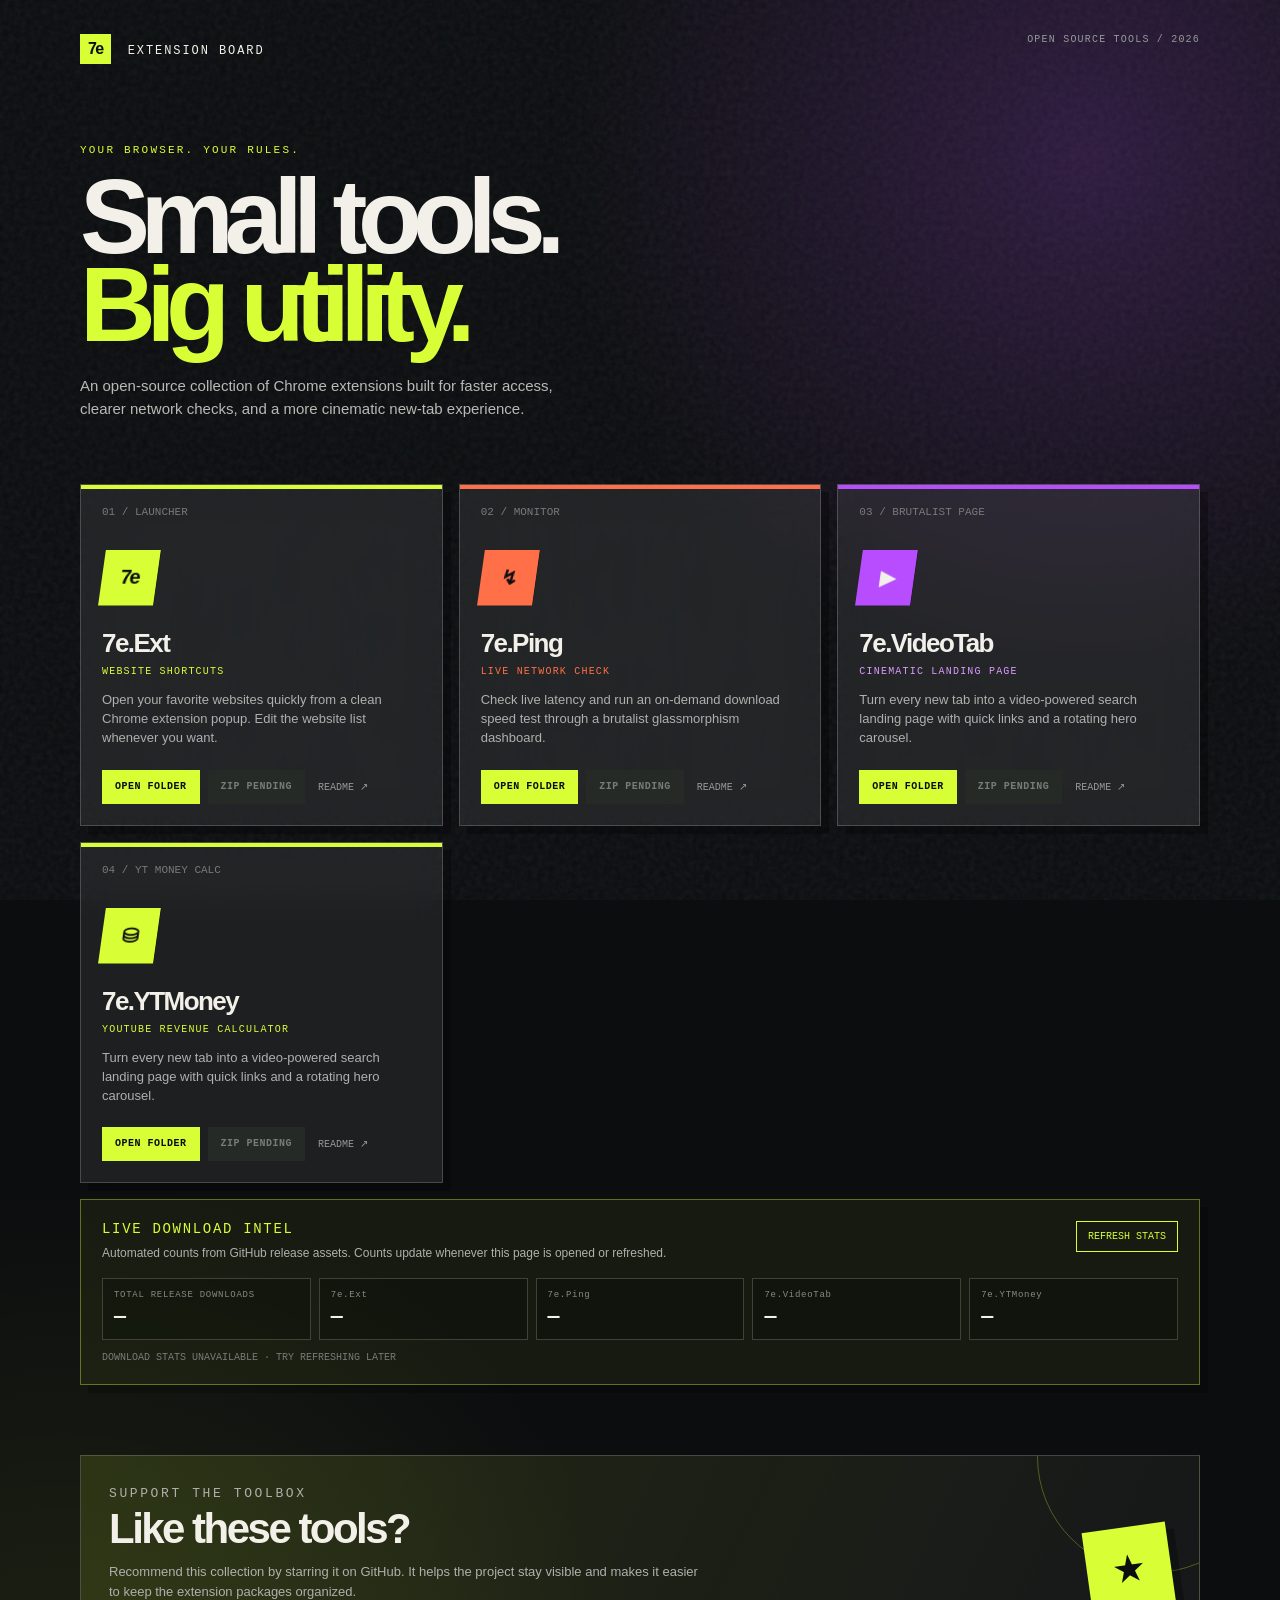
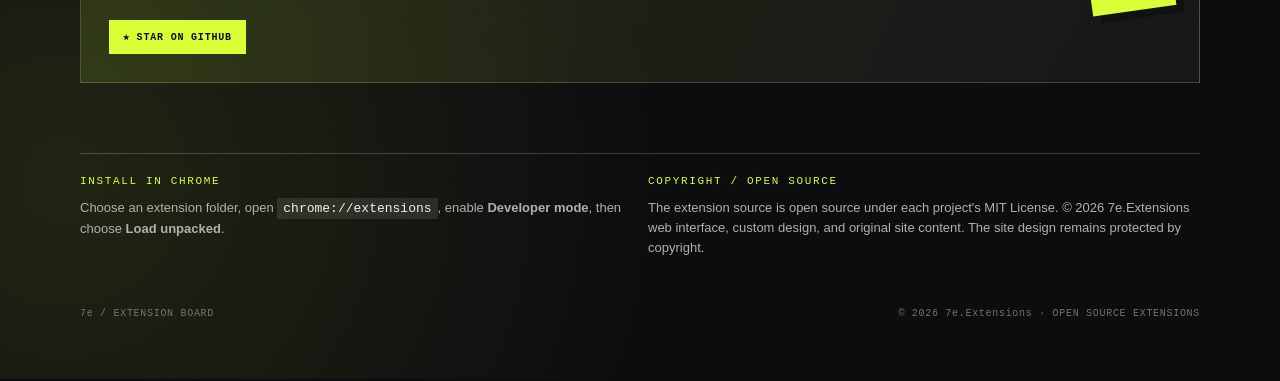
<file: index.html>
<!doctype html>
<html lang="en">
<head>
  <meta charset="UTF-8">
  <meta name="viewport" content="width=device-width, initial-scale=1.0">
  <title>7e.Extensions</title>
  <style>
    :root { --bg:#0b0d0f; --paper:#f2f0e9; --muted:#969a99; --line:rgba(242,240,233,.2); --glass:rgba(255,255,255,.08); --acid:#d8ff36; --purple:#b84cff; --orange:#ff7048; }
    * { box-sizing:border-box; }
    html { scroll-behavior:smooth; }
    body { margin:0; min-height:100vh; overflow-x:hidden; color:var(--paper); background:radial-gradient(circle at 85% 8%,rgba(184,76,255,.2),transparent 25%),radial-gradient(circle at 5% 90%,rgba(216,255,54,.1),transparent 28%),var(--bg); font-family:Arial,Helvetica,sans-serif; user-select:none; -webkit-user-select:none; }
    body::before { position:fixed; inset:0; z-index:-1; pointer-events:none; content:""; opacity:.07; background-image:url("data:image/svg+xml,%3Csvg viewBox='0 0 180 180' xmlns='http://www.w3.org/2000/svg'%3E%3Cfilter id='n'%3E%3CfeTurbulence type='fractalNoise' baseFrequency='.9' numOctaves='3' stitchTiles='stitch'/%3E%3C/filter%3E%3Crect width='100%25' height='100%25' filter='url(%23n)'/%3E%3C/svg%3E"); }
    .page { width:min(1120px,calc(100% - 44px)); margin:0 auto; padding:34px 0 60px; }
    .topbar { display:flex; align-items:flex-start; justify-content:space-between; gap:20px; margin-bottom:80px; }
    .brand { color:var(--paper); font:12px monospace; letter-spacing:.16em; }.brand strong { display:inline-block; margin-right:8px; padding:6px 8px; color:#0b0d0f; background:var(--acid); font:800 16px Arial; letter-spacing:-.1em; }.edition { color:var(--muted); font:10px monospace; letter-spacing:.12em; }
    .hero { max-width:800px; margin-bottom:64px; }.eyebrow { margin:0 0 17px; color:var(--acid); font:11px monospace; letter-spacing:.2em; }h1 { margin:0; font-size:clamp(50px,9vw,105px); line-height:.84; letter-spacing:-.09em; will-change:transform,opacity; transform-origin:left top; }h1 em { color:var(--acid); font-style:normal; }.intro { max-width:480px; margin:26px 0 0; color:#b7bab5; font-size:15px; line-height:1.5; }
    .extension-grid { display:grid; grid-template-columns:repeat(3,1fr); gap:16px; }.card { position:relative; display:flex; min-height:330px; flex-direction:column; padding:21px; border:1px solid var(--line); background:var(--glass); box-shadow:8px 8px 0 rgba(0,0,0,.28); backdrop-filter:blur(16px); -webkit-backdrop-filter:blur(16px); transition:transform .2s ease,background .2s ease; }.card:hover { background:rgba(255,255,255,.13); transform:translate(-3px,-3px); }.card::before { position:absolute; top:0; left:0; width:100%; height:4px; content:""; background:var(--acid); }.card.ping::before { background:var(--orange); }.card.video::before { background:var(--purple); }.number { color:#777b79; font:11px monospace; }.icon { display:grid; width:55px; height:55px; place-items:center; margin:32px 0 23px; color:#0b0d0f; background:var(--acid); font-size:20px; font-weight:900; letter-spacing:-.1em; transform:skew(-8deg); }.ping .icon { background:var(--orange); }.video .icon { color:var(--paper); background:var(--purple); }h2 { margin:0; font-size:26px; letter-spacing:-.06em; }.tag { margin:7px 0 14px; color:var(--acid); font:10px monospace; letter-spacing:.12em; }.ping .tag { color:var(--orange); }.video .tag { color:#db9bff; }.description { margin:0; color:#aeb1ad; font-size:13px; line-height:1.45; }.card-footer { display:flex; gap:8px; margin-top:auto; padding-top:22px; }a.button { display:inline-block; padding:11px 13px; color:#0b0d0f; background:var(--acid); text-decoration:none; font:700 10px monospace; letter-spacing:.05em; }a.button:hover { background:var(--paper); }a.folder { padding:11px 5px; color:var(--muted); font:10px monospace; text-decoration:none; }a.folder:hover { color:var(--paper); }

    .star-cta { position:relative; display:flex; align-items:center; justify-content:space-between; gap:28px; overflow:hidden; margin-top:70px; padding:28px; border:1px solid var(--line); background:linear-gradient(115deg,rgba(216,255,54,.12),rgba(255,255,255,.045)); }
    .star-cta::after { position:absolute; width:230px; height:230px; right:-70px; top:-115px; content:""; border:1px solid rgba(216,255,54,.3); border-radius:50%; animation:star-orbit 12s linear infinite; }
    .star-copy { position:relative; z-index:1; }.star-copy h2 { margin:0 0 9px; font-size:clamp(26px,4vw,42px); }.star-copy p { max-width:590px; margin:0; color:#aeb1ad; font-size:13px; line-height:1.55; }
    .star-badge { position:relative; z-index:1; display:grid; width:84px; height:84px; flex:0 0 auto; place-items:center; color:#0b0d0f; background:var(--acid); box-shadow:8px 8px 0 rgba(0,0,0,.28); transform:rotate(-8deg); animation:star-float 3.8s ease-in-out infinite; }
    .star-badge::before { content:"★"; font-size:38px; line-height:1; animation:star-spin 8s linear infinite; }
    .star-link { display:inline-block; margin-top:18px; padding:11px 14px; color:#0b0d0f; background:var(--acid); text-decoration:none; font:700 10px monospace; letter-spacing:.08em; }.star-link:hover { background:var(--paper); }
    .download-package.is-disabled { color:#777b79; background:#252a26; cursor:not-allowed; pointer-events:none; }
    @keyframes star-float { 0%,100% { transform:rotate(-8deg) translateY(0); } 50% { transform:rotate(3deg) translateY(-8px); } }
    @keyframes star-spin { to { transform:rotate(360deg); } }
    @keyframes star-orbit { to { transform:rotate(360deg); } }
    @media (max-width:600px) { .star-cta { align-items:flex-start; flex-direction:column; }.star-badge { position:absolute; top:18px; right:18px; width:62px; height:62px; }.star-badge::before { font-size:28px; } }
    @media (prefers-reduced-motion:reduce) { .star-badge, .star-badge::before, .star-cta::after { animation:none; } }
    .download-stats { margin-top:16px; padding:21px; border:1px solid rgba(216,255,54,.38); background:rgba(216,255,54,.055); box-shadow:8px 8px 0 rgba(0,0,0,.2); }
    .download-stats-head { display:flex; align-items:flex-start; justify-content:space-between; gap:18px; margin-bottom:16px; }
    .download-stats h2 { margin:0 0 7px; color:var(--acid); font:14px monospace; letter-spacing:.12em; }
    .download-stats p { max-width:650px; margin:0; color:#aeb1ad; font-size:12px; line-height:1.5; }
    .stats-refresh { padding:9px 11px; border:1px solid var(--acid); color:var(--acid); background:transparent; cursor:pointer; font:10px monospace; white-space:nowrap; }
    .stats-refresh:hover { color:#0b0d0f; background:var(--acid); }
    .stats-grid { display:grid; grid-template-columns:repeat(5,1fr); gap:8px; }
    .stat { min-width:0; padding:11px; border:1px solid var(--line); background:rgba(0,0,0,.22); }
    .stat small { display:block; overflow:hidden; color:#858b85; font:9px monospace; letter-spacing:.08em; text-overflow:ellipsis; white-space:nowrap; }
    .stat strong { display:block; margin-top:5px; color:var(--paper); font:700 20px monospace; }
    .stats-status { margin-top:12px; color:#777d77; font:10px monospace; }
    @media (max-width:800px) { .stats-grid { grid-template-columns:repeat(2,1fr); }.download-stats-head { flex-direction:column; }.stats-refresh { align-self:flex-start; } }
    .setup { display:grid; grid-template-columns:1fr 1fr; gap:16px; margin-top:70px; padding-top:21px; border-top:1px solid var(--line); }.setup h3 { margin:0 0 11px; color:var(--acid); font:11px monospace; letter-spacing:.15em; }.setup p { margin:0; color:#aeb1ad; font-size:13px; line-height:1.55; }.setup code { padding:3px 6px; color:var(--paper); background:rgba(255,255,255,.1); font-family:monospace; }.footer { display:flex; justify-content:space-between; margin-top:50px; color:#707572; font:10px monospace; letter-spacing:.07em; }
    @media (max-width:800px) { .extension-grid { grid-template-columns:1fr; }.card { min-height:250px; }.setup { grid-template-columns:1fr; }.topbar { margin-bottom:55px; } } @media (max-width:480px) { .page { width:min(100% - 30px,1120px); padding-top:22px; }.edition { display:none; } }

  </style>
</head>
<body>
  <main class="page">
    <header class="topbar"><div class="brand"><strong>7e</strong> EXTENSION BOARD</div><div class="edition">OPEN SOURCE TOOLS / 2026</div></header>
    <section class="hero"><p class="eyebrow">YOUR BROWSER. YOUR RULES.</p><h1>Small tools.<br><em>Big utility.</em></h1><p class="intro">An open-source collection of Chrome extensions built for faster access, clearer network checks, and a more cinematic new-tab experience.</p></section>
    <section class="extension-grid" aria-label="My Chrome extensions">
      <article class="card launcher"><span class="number">01 / LAUNCHER</span><div class="icon">7e</div><h2>7e.Ext</h2><p class="tag">WEBSITE SHORTCUTS</p><p class="description">Open your favorite websites quickly from a clean Chrome extension popup. Edit the website list whenever you want.</p><div class="card-footer"><a class="button" href="https://github.com/7edhee/7e.Extensions/tree/main/extensions/7e.Ext">OPEN FOLDER</a><a class="button download-package is-disabled" data-package-folder="7e.Ext" href="#" aria-disabled="true">ZIP PENDING</a><a class="folder" href="https://github.com/7edhee/7e.Extensions/tree/main/extensions/7e.Ext" target="_blank" rel="noopener">README ↗</a></div></article>
      <article class="card ping"><span class="number">02 / MONITOR</span><div class="icon">↯</div><h2>7e.Ping</h2><p class="tag">LIVE NETWORK CHECK</p><p class="description">Check live latency and run an on-demand download speed test through a brutalist glassmorphism dashboard.</p><div class="card-footer"><a class="button" href="https://github.com/7edhee/7e.Extensions/tree/main/extensions/7e.Ping">OPEN FOLDER</a><a class="button download-package is-disabled" data-package-folder="7e.Ping" href="#" aria-disabled="true">ZIP PENDING</a><a class="folder" href="https://github.com/7edhee/7e.Extensions/blob/main/extensions/7e.Ping/README.md" target="_blank" rel="noopener">README ↗</a></div></article>
      <article class="card video"><span class="number">03 / BRUTALIST PAGE</span><div class="icon">▶</div><h2>7e.VideoTab</h2><p class="tag">CINEMATIC LANDING PAGE</p><p class="description">Turn every new tab into a video-powered search landing page with quick links and a rotating hero carousel.</p><div class="card-footer"><a class="button" href="https://github.com/7edhee/7e.Extensions/tree/main/extensions/7e.VideoTab">OPEN FOLDER</a><a class="button download-package is-disabled" data-package-folder="7e.VideoTab" href="#" aria-disabled="true">ZIP PENDING</a><a class="folder" href="https://github.com/7edhee/7e.Extensions/blob/main/extensions/7e.VideoTab/README.md" target="_blank" rel="noopener">README ↗</a></div></article>
      <article class="card money"><span class="number">04 / YT MONEY CALC</span><div class="icon">⛁</div><h2>7e.YTMoney</h2><p class="tag">YOUTUBE REVENUE CALCULATOR</p><p class="description">Turn every new tab into a video-powered search landing page with quick links and a rotating hero carousel.</p><div class="card-footer"><a class="button" href="https://github.com/7edhee/7e.Extensions/tree/main/extensions/7e.YTMoney">OPEN FOLDER</a><a class="button download-package is-disabled" data-package-folder="7e.YTMoney" href="#" aria-disabled="true">ZIP PENDING</a><a class="folder" href="https://github.com/7edhee/7e.Extensions/tree/main/extensions/7e.YTMoney" target="_blank" rel="noopener">README ↗</a></div></article>
    </section>

    <section class="download-stats" aria-labelledby="download-stats-title">
      <div class="download-stats-head"><div><h2 id="download-stats-title">LIVE DOWNLOAD INTEL</h2><p>Automated counts from GitHub release assets. Counts update whenever this page is opened or refreshed.</p></div><button id="refreshStats" class="stats-refresh" type="button">REFRESH STATS</button></div>
      <div class="stats-grid"><div class="stat"><small>TOTAL RELEASE DOWNLOADS</small><strong id="totalDownloads">—</strong></div><div class="stat"><small>7e.Ext</small><strong id="statsLauncher">—</strong></div><div class="stat"><small>7e.Ping</small><strong id="statsPing">—</strong></div><div class="stat"><small>7e.VideoTab</small><strong id="statsVideo">—</strong></div><div class="stat"><small>7e.YTMoney</small><strong id="statsMoney">—</strong></div></div>
      <div id="statsStatus" class="stats-status" role="status">LOADING GITHUB RELEASE COUNTS…</div>
    </section>

    <section class="star-cta" aria-labelledby="star-title">
      <div class="star-copy">
        <p class="eyebrow">SUPPORT THE TOOLBOX</p>
        <h2 id="star-title">Like these tools?</h2>
        <p>Recommend this collection by starring it on GitHub. It helps the project stay visible and makes it easier to keep the extension packages organized.</p>
        <a class="star-link" href="https://github.com/7edhee/7e.Extensions" target="_blank" rel="noopener">★ STAR ON GITHUB</a>
      </div>
      <div class="star-badge" aria-hidden="true"></div>
    </section>
    <section class="setup"><div><h3>INSTALL IN CHROME</h3><p>Choose an extension folder, open <code>chrome://extensions</code>, enable <strong>Developer mode</strong>, then choose <strong>Load unpacked</strong>.</p></div><div><h3>COPYRIGHT / OPEN SOURCE</h3><p>The extension source is open source under each project's MIT License. © 2026 7e.Extensions web interface, custom design, and original site content. The site design remains protected by copyright.</p></div></section>
    <footer class="footer"><span>7e / EXTENSION BOARD</span><span>© 2026 7e.Extensions · OPEN SOURCE EXTENSIONS</span></footer>
  </main>

  <script>
    (() => {
      const API_URL = "https://api.github.com/repos/7edhee/7e.Extensions/git/trees/main?recursive=1";
      const RELEASES_URL = "https://api.github.com/repos/7edhee/7e.Extensions/releases?per_page=100";
      const RAW_BASE = "https://github.com/7edhee/7e.Extensions/raw/refs/heads/main/";
      const packageLinks = [...document.querySelectorAll("[data-package-folder]")];
      const statTargets = { "7e.Ext": "statsLauncher", "7e.Ping": "statsPing", "7e.VideoTab": "statsVideo", "7e.YTMoney": "statsMoney" };
      const encodePath = (path) => path.split("/").map(encodeURIComponent).join("/");
      const heroTitle = document.querySelector(".hero h1");
      const reducedMotion = window.matchMedia("(prefers-reduced-motion: reduce)").matches;
      let scrollFrame = null;
      const updateHeroOnScroll = () => {
        scrollFrame = null;
        if (!heroTitle || reducedMotion) return;
        const progress = Math.min(window.scrollY / Math.max(window.innerHeight * 0.8, 1), 1);
        heroTitle.style.transform = `translate3d(0, ${progress * -48}px, 0) scale(${1 - progress * 0.04})`;
        heroTitle.style.opacity = String(1 - progress * 0.72);
      };
      if (!reducedMotion) {
        window.addEventListener("scroll", () => {
          if (scrollFrame === null) scrollFrame = window.requestAnimationFrame(updateHeroOnScroll);
        }, { passive: true });
        updateHeroOnScroll();
      }

      const setPending = (link) => {
        link.textContent = "ZIP PENDING";
        link.classList.add("is-disabled");
        link.setAttribute("aria-disabled", "true");
        link.addEventListener("click", (event) => event.preventDefault());
      };

      const setPackage = (link, file) => {
        link.href = RAW_BASE + encodePath(file.path) + "?download=1";
        link.download = file.path.split("/").pop();
        link.target = "_blank";
        link.rel = "noopener";
        link.textContent = "DOWNLOAD ZIP";
        link.classList.remove("is-disabled");
        link.removeAttribute("aria-disabled");
        link.title = `Download ${file.path.split("/").pop()}`;
      };

      const setStats = (id, value) => { const node = document.getElementById(id); if (node) node.textContent = Number(value || 0).toLocaleString(); };
      const loadDownloadStats = () => {
        const status = document.getElementById("statsStatus");
        if (status) status.textContent = "LOADING GITHUB RELEASE COUNTS…";
        fetch(RELEASES_URL, { headers: { Accept: "application/vnd.github+json" } })
          .then((response) => { if (!response.ok) throw new Error(`GitHub API ${response.status}`); return response.json(); })
          .then((releases) => {
            const counts = Object.fromEntries(Object.keys(statTargets).map((name) => [name, 0]));
            let total = 0;
            releases.forEach((release) => release.assets.forEach((asset) => {
              const match = Object.keys(statTargets).find((name) => asset.name.toLowerCase().startsWith(name.toLowerCase()));
              const downloads = Number(asset.download_count || 0);
              total += downloads;
              if (match) counts[match] += downloads;
            }));
            setStats("totalDownloads", total);
            Object.entries(counts).forEach(([name, count]) => setStats(statTargets[name], count));
            if (status) status.textContent = releases.length ? `UPDATED ${new Date().toLocaleTimeString()} · RELEASE ASSET COUNTS ONLY` : "NO GITHUB RELEASES YET · PUBLISH A RELEASE TO START COUNTING DOWNLOADS";
          })
          .catch(() => { if (status) status.textContent = "DOWNLOAD STATS UNAVAILABLE · TRY REFRESHING LATER"; });
      };

      packageLinks.forEach(setPending);
      document.getElementById("refreshStats")?.addEventListener("click", loadDownloadStats);
      loadDownloadStats();
      fetch(API_URL, { headers: { Accept: "application/vnd.github+json" } })
        .then((response) => { if (!response.ok) throw new Error(`GitHub API ${response.status}`); return response.json(); })
        .then((data) => {
          packageLinks.forEach((link) => {
            const folder = link.dataset.packageFolder;
            const prefix = `extensions/${folder}/`;
            const packages = (data.tree || [])
              .filter((entry) => entry.type === "blob" && entry.path.startsWith(prefix) && entry.path.toLowerCase().endsWith(".zip"))
              .sort((a, b) => a.path.localeCompare(b.path, undefined, { numeric: true, sensitivity: "base" }));
            if (packages.length) setPackage(link, packages[packages.length - 1]);
          });
        })
        .catch(() => packageLinks.forEach(setPending));
    })();
  </script>

</body>
</html>
</file>
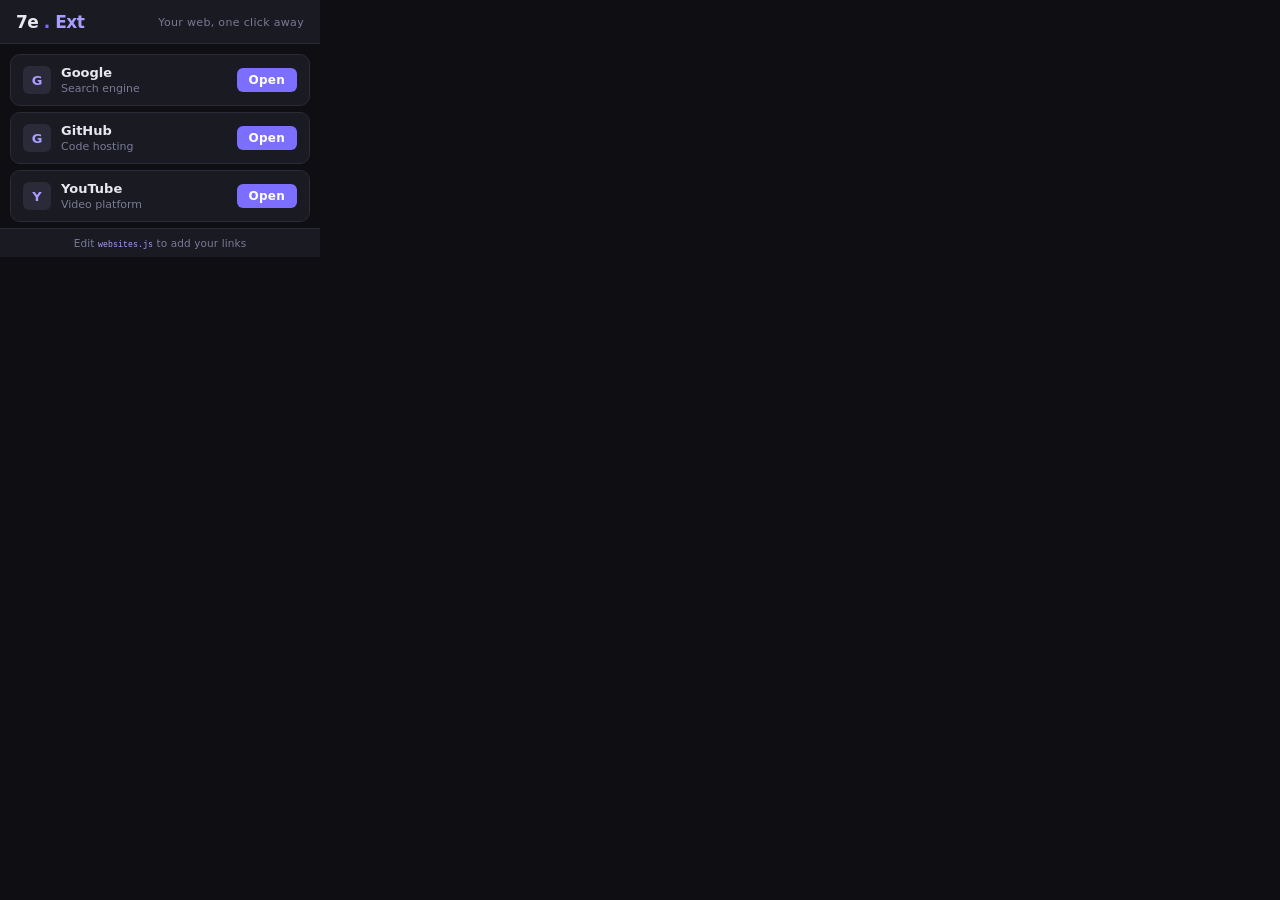
<file: 7e.Ext/popup.html>
<!DOCTYPE html>
<html lang="en">
<head>
  <meta charset="UTF-8" />
  <meta name="viewport" content="width=device-width, initial-scale=1.0" />
  <title>7e.Ext</title>
  <link rel="stylesheet" href="popup.css" />
</head>
<body>

  <!-- Header -->
  <header>
    <div class="logo">
      <span class="logo-mark">7e</span>
      <span class="logo-dot">.</span>
      <span class="logo-ext">Ext</span>
    </div>
    <p class="tagline">Your web, one click away</p>
  </header>

  <!-- Site list -->
  <main>
    <ul id="site-list" class="site-list">
      <!-- Populated by popup.js -->
    </ul>

    <div id="empty-state" class="empty-state" hidden>
      <p>No websites added yet.</p>
      <p class="hint">Open <code>websites.js</code> and add your links.</p>
    </div>
  </main>

  <!-- Footer -->
  <footer>
    <span>Edit <code>websites.js</code> to add your links</span>
  </footer>

  <script src="websites.js"></script>
  <script src="popup.js"></script>
</body>
</html>
</file>
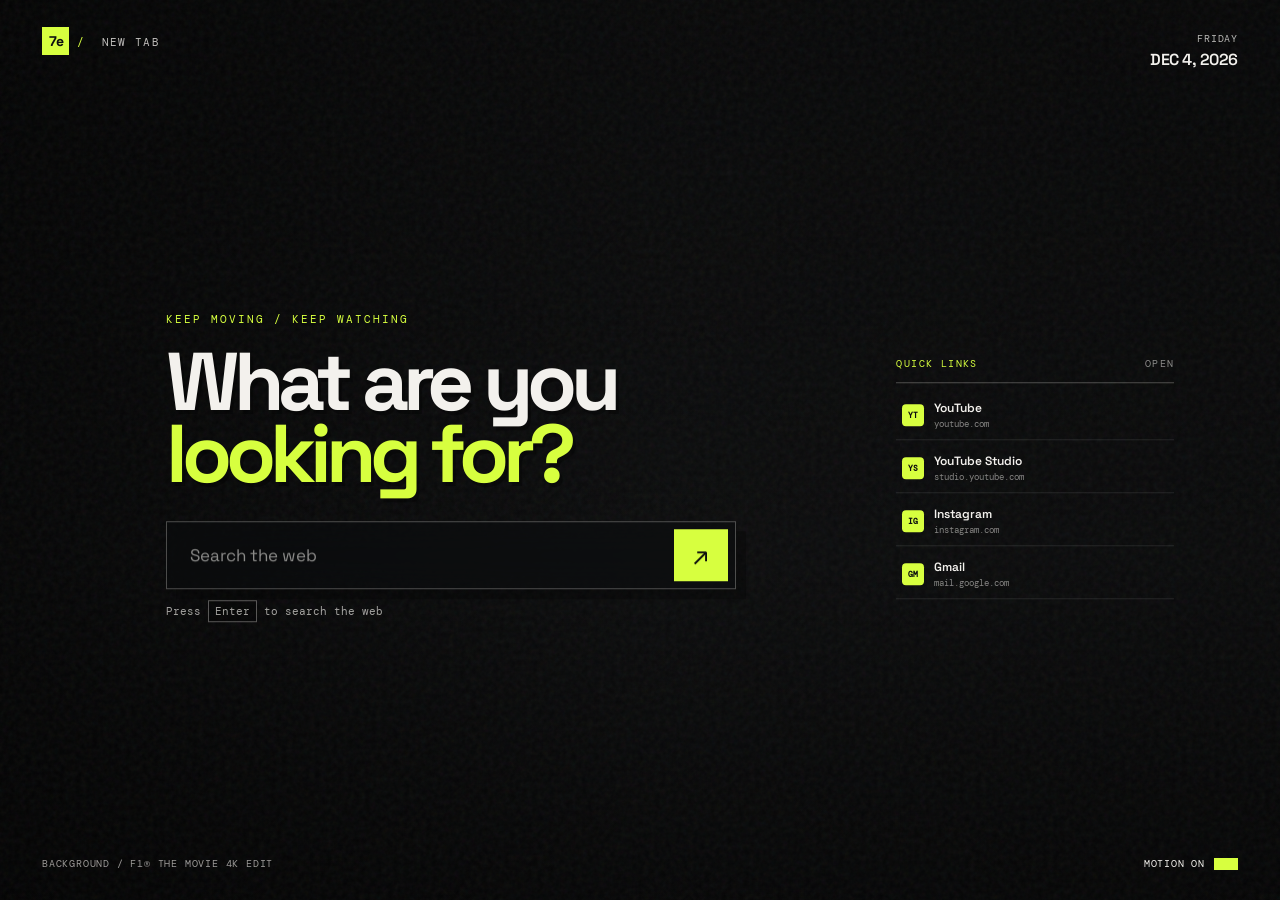
<file: 7e.VideoTab/newtab.html>
<!doctype html>
<html lang="en">
<head>
  <meta charset="UTF-8" />
  <meta name="viewport" content="width=device-width, initial-scale=1.0" />
  <title>New Tab</title>
  <link rel="stylesheet" href="newtab.css" />
</head>
<body>
  <main class="scene">
    <video id="backgroundVideo" class="background-video" autoplay muted loop playsinline preload="auto" aria-hidden="true">
      <source src="assets/background.mp4" type="video/mp4" />
    </video>
    <div class="video-shade"></div>
    <div class="grain"></div>

    <header class="topbar">
      <div class="wordmark"><span>7e</span><b>/</b> NEW TAB</div>
      <div class="date-block">
        <span id="dayName">—</span>
        <strong id="dateText">—</strong>
      </div>
    </header>

    <section class="landing-content">
      <p class="overline">KEEP MOVING / KEEP WATCHING</p>
      <h1 class="hero-carousel" aria-live="polite"><span id="heroTop">What are you</span><br /><em id="heroBottom">looking for?</em></h1>
      <form id="searchForm" class="search-box">
        <label for="searchInput" class="sr-only">Search the web</label>
        <input id="searchInput" type="search" placeholder="Search the web" autocomplete="off" spellcheck="false" autofocus />
        <button type="submit" aria-label="Search">↗</button>
      </form>
      <p class="hint">Press <kbd>Enter</kbd> to search the web</p>
    </section>

    <aside class="recent-panel glass-panel" aria-label="Quick links">
      <div class="recent-heading"><span>QUICK LINKS</span><i>OPEN</i></div>
      <div id="quickLinks" class="recent-list"></div>
    </aside>

    <footer class="bottom-bar">
      <span>BACKGROUND / F1® THE MOVIE 4K EDIT</span>
      <span class="sound-button" aria-label="Background video is muted">MOTION ON <i></i></span>
    </footer>
  </main>
  <script src="newtab.js"></script>
</body>
</html>
</file>
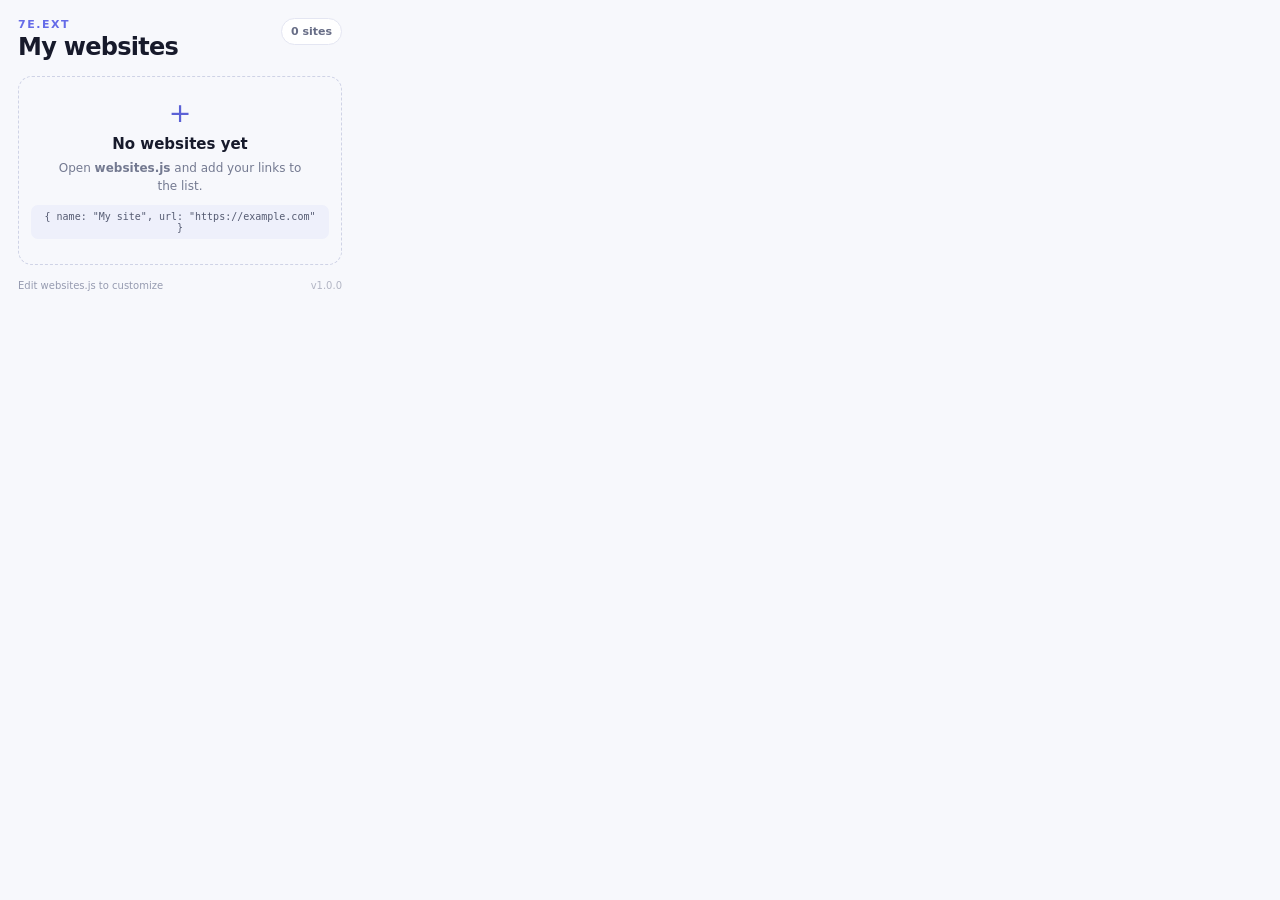
<file: extensions/7e.Ext/popup.html>
<!doctype html>
<html lang="en">
<head>
  <meta charset="UTF-8" />
  <meta name="viewport" content="width=device-width, initial-scale=1.0" />
  <title>7e Web Launcher</title>
  <link rel="stylesheet" href="popup.css" />
</head>
<body>
  <main class="app">
    <header class="header">
      <div>
        <p class="eyebrow">7e.Ext</p>
        <h1>My websites</h1>
      </div>
      <span class="badge" id="siteCount">0 sites</span>
    </header>

    <section id="websiteList" class="website-list" aria-live="polite"></section>

    <section id="emptyState" class="empty-state" hidden>
      <div class="empty-icon">+</div>
      <h2>No websites yet</h2>
      <p>Open <strong>websites.js</strong> and add your links to the list.</p>
      <code>{ name: "My site", url: "https://example.com" }</code>
    </section>

    <footer class="footer">
      <span>Edit websites.js to customize</span>
      <span class="version">v1.0.0</span>
    </footer>
  </main>
  <script src="websites.js"></script>
  <script src="popup.js"></script>
</body>
</html>
</file>
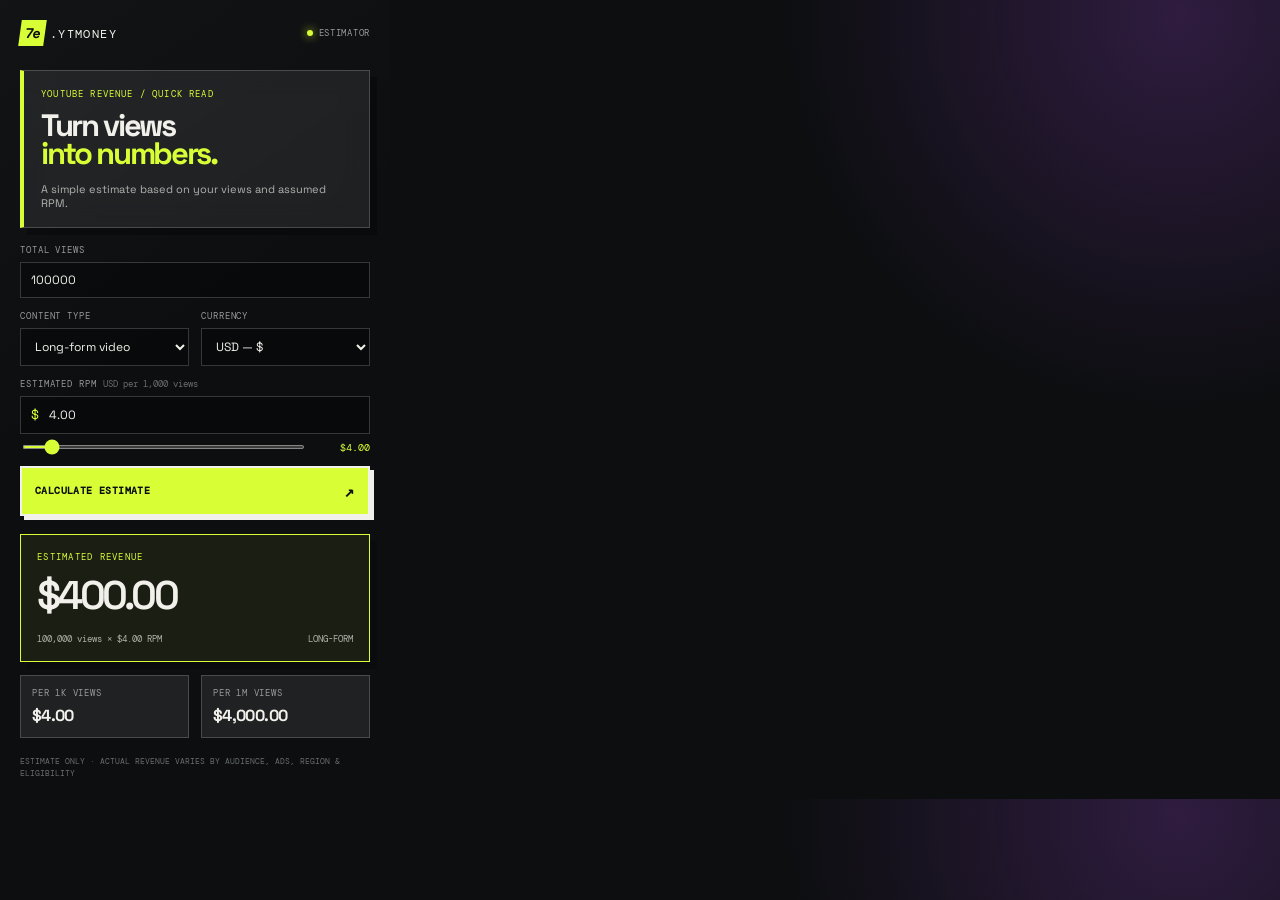
<file: extensions/7e.YTMoney/popup.html>
<!doctype html>
<html lang="en">
<head>
  <meta charset="UTF-8" />
  <meta name="viewport" content="width=device-width, initial-scale=1.0" />
  <title>7e.YTMoney</title>
  <link rel="stylesheet" href="popup.css" />
</head>
<body>
  <main class="app">
    <header class="topbar">
      <div class="brand"><span>7e</span><b>.YTMONEY</b></div>
      <div class="status"><i></i> ESTIMATOR</div>
    </header>

    <section class="hero">
      <p class="eyebrow">YOUTUBE REVENUE / QUICK READ</p>
      <h1>Turn views<br><em>into numbers.</em></h1>
      <p class="intro">A simple estimate based on your views and assumed RPM.</p>
    </section>

    <form id="calculator" class="calculator">
      <div class="field full">
        <label for="views">TOTAL VIEWS</label>
        <input id="views" type="number" min="0" step="1" value="100000" placeholder="100000" required />
      </div>

      <div class="field">
        <label for="contentType">CONTENT TYPE</label>
        <select id="contentType">
          <option value="long">Long-form video</option>
          <option value="shorts">YouTube Shorts</option>
        </select>
      </div>

      <div class="field">
        <label for="currency">CURRENCY</label>
        <select id="currency">
          <option value="USD">USD — $</option>
          <option value="INR">INR — ₹</option>
          <option value="EUR">EUR — €</option>
          <option value="GBP">GBP — £</option>
        </select>
      </div>

      <div class="field full">
        <label for="rpm">ESTIMATED RPM <span id="rpmUnit">USD per 1,000 views</span></label>
        <div class="input-with-prefix"><span id="currencyPrefix">$</span><input id="rpm" type="number" min="0" step="0.01" value="4.00" required /></div>
        <div class="range-row"><input id="rpmRange" type="range" min="0" max="50" step="0.01" value="4" /><span id="rpmValue">$4.00</span></div>
      </div>

      <button class="calculate" type="submit"><span>CALCULATE ESTIMATE</span><b>↗</b></button>
    </form>

    <section class="result" aria-live="polite">
      <div class="result-label">ESTIMATED REVENUE</div>
      <div class="result-value" id="resultValue">$400.00</div>
      <div class="result-meta"><span id="resultBreakdown">100,000 views × $4.00 RPM</span><span id="resultType">LONG-FORM</span></div>
    </section>

    <section class="details">
      <div><span class="detail-label">PER 1K VIEWS</span><strong id="perThousand">$4.00</strong></div>
      <div><span class="detail-label">PER 1M VIEWS</span><strong id="perMillion">$4,000.00</strong></div>
    </section>

    <footer class="footer">ESTIMATE ONLY · ACTUAL REVENUE VARIES BY AUDIENCE, ADS, REGION &amp; ELIGIBILITY</footer>
  </main>
  <script src="popup.js"></script>
</body>
</html>
</file>
<file: 7e.Ext/popup.css>
/* =====================================================
   7e.Ext — Popup Styles
   ===================================================== */

/* --- Tokens --- */
:root {
  --bg:        #0f0f13;
  --surface:   #1a1a22;
  --border:    #2a2a38;
  --fg:        #e8e8f0;
  --muted:     #7a7a98;
  --accent:    #7c6eff;
  --accent-hi: #a99dff;
  --btn-bg:    #7c6eff;
  --btn-fg:    #fff;
  --btn-hover: #9b8fff;
  --radius:    10px;
  --radius-sm: 6px;
  color-scheme: dark;
}

/* --- Reset --- */
*, *::before, *::after { box-sizing: border-box; margin: 0; padding: 0; }
ul { list-style: none; }
button { cursor: pointer; border: none; background: none; font: inherit; }
code { font-family: 'Courier New', monospace; font-size: 0.78em; }

/* --- Shell --- */
body {
  width: 320px;
  min-height: 120px;
  max-height: 540px;
  overflow: hidden;
  display: flex;
  flex-direction: column;
  background: var(--bg);
  color: var(--fg);
  font-family: -apple-system, BlinkMacSystemFont, 'Segoe UI', system-ui, sans-serif;
  font-size: 13px;
}

/* --- Header --- */
header {
  display: flex;
  align-items: center;
  justify-content: space-between;
  padding: 14px 16px 12px;
  border-bottom: 1px solid var(--border);
  background: var(--surface);
  flex-shrink: 0;
}

.logo {
  font-size: 17px;
  font-weight: 800;
  letter-spacing: -0.5px;
  line-height: 1;
}
.logo-mark { color: var(--fg); }
.logo-dot  { color: var(--accent); }
.logo-ext  { color: var(--accent-hi); }

.tagline {
  font-size: 11px;
  color: var(--muted);
  letter-spacing: 0.03em;
}

/* --- Main scroll area --- */
main {
  flex: 1;
  overflow-y: auto;
  padding: 10px 10px 6px;
  scrollbar-width: thin;
  scrollbar-color: var(--border) transparent;
}
main::-webkit-scrollbar { width: 4px; }
main::-webkit-scrollbar-thumb { background: var(--border); border-radius: 4px; }

/* --- Site list --- */
.site-list {
  display: flex;
  flex-direction: column;
  gap: 6px;
}

/* --- Site card --- */
.site-card {
  display: flex;
  align-items: center;
  gap: 10px;
  padding: 10px 12px;
  background: var(--surface);
  border: 1px solid var(--border);
  border-radius: var(--radius);
  transition: border-color 0.15s, background 0.15s;
}
.site-card:hover {
  border-color: var(--accent);
  background: #1f1f2e;
}

/* Favicon container */
.site-favicon {
  width: 28px;
  height: 28px;
  border-radius: var(--radius-sm);
  background: var(--border);
  display: flex;
  align-items: center;
  justify-content: center;
  flex-shrink: 0;
  overflow: hidden;
}
.site-favicon img {
  width: 20px;
  height: 20px;
  object-fit: contain;
}
.site-favicon .fallback-letter {
  font-size: 13px;
  font-weight: 700;
  color: var(--accent-hi);
  text-transform: uppercase;
}

/* Text block */
.site-info {
  flex: 1;
  min-width: 0;
  display: flex;
  flex-direction: column;
  gap: 2px;
}
.site-name {
  font-weight: 600;
  font-size: 13px;
  color: var(--fg);
  white-space: nowrap;
  overflow: hidden;
  text-overflow: ellipsis;
}
.site-desc {
  font-size: 11px;
  color: var(--muted);
  white-space: nowrap;
  overflow: hidden;
  text-overflow: ellipsis;
}

/* Open button */
.open-btn {
  flex-shrink: 0;
  padding: 5px 12px;
  background: var(--btn-bg);
  color: var(--btn-fg);
  border-radius: var(--radius-sm);
  font-size: 12px;
  font-weight: 600;
  letter-spacing: 0.02em;
  transition: background 0.15s, transform 0.1s;
}
.open-btn:hover  { background: var(--btn-hover); }
.open-btn:active { transform: scale(0.96); }

/* --- Empty state --- */
.empty-state {
  padding: 24px 16px;
  text-align: center;
  color: var(--muted);
  line-height: 1.6;
}
.empty-state .hint {
  margin-top: 6px;
  font-size: 11px;
}
.empty-state code {
  color: var(--accent-hi);
}

/* --- Footer --- */
footer {
  padding: 8px 14px;
  border-top: 1px solid var(--border);
  background: var(--surface);
  flex-shrink: 0;
  font-size: 10.5px;
  color: var(--muted);
  text-align: center;
  letter-spacing: 0.01em;
}
footer code { color: var(--accent-hi); }
</file>
<file: 7e.VideoTab/newtab.css>
@import url('https://fonts.googleapis.com/css2?family=DM+Mono:wght@400;500&family=Space+Grotesk:wght@400;500;600;700&display=swap');

:root { --white: #f3f1ed; --acid: #d7ff3f; --glass: rgba(10, 12, 15, .42); --line: rgba(243,241,237,.28); }
* { box-sizing: border-box; }
html, body { width: 100%; height: 100%; margin: 0; overflow: hidden; background: #090a0b; color: var(--white); font-family: 'Space Grotesk', sans-serif; user-select: none; -webkit-user-select: none; -webkit-touch-callout: none; }
button, input { font: inherit; }
input { user-select: text; -webkit-user-select: text; }
.scene { position: relative; width: 100vw; height: 100vh; min-height: 520px; overflow: hidden; background: #101112; }
.background-video { position: absolute; z-index: 0; inset: 0; width: 100%; height: 100%; object-fit: cover; object-position: center; filter: saturate(.82) contrast(1.08) brightness(.68); transform: scale(1.015); pointer-events: none; user-select: none; -webkit-user-drag: none; }
.video-shade { position: absolute; z-index: 1; inset: 0; background: linear-gradient(90deg, rgba(0,0,0,.72) 0%, rgba(0,0,0,.32) 52%, rgba(0,0,0,.46) 100%), linear-gradient(0deg, rgba(0,0,0,.54), transparent 38%, rgba(0,0,0,.38)); }
.grain { position: absolute; z-index: 2; inset: 0; pointer-events: none; opacity: .08; background-image: url("data:image/svg+xml,%3Csvg viewBox='0 0 180 180' xmlns='http://www.w3.org/2000/svg'%3E%3Cfilter id='n'%3E%3CfeTurbulence type='fractalNoise' baseFrequency='.9' numOctaves='3' stitchTiles='stitch'/%3E%3C/filter%3E%3Crect width='100%25' height='100%25' filter='url(%23n)' opacity='.75'/%3E%3C/svg%3E"); }
.topbar, .bottom-bar, .landing-content { position: absolute; z-index: 3; }
.topbar { top: 32px; left: 42px; right: 42px; display: flex; align-items: flex-start; justify-content: space-between; }
.wordmark { color: rgba(243,241,237,.78); font: 11px 'DM Mono', monospace; letter-spacing: .12em; }.wordmark span { margin-right: 8px; padding: 5px 7px; color: #0d0f10; background: var(--acid); font: 700 14px 'Space Grotesk', sans-serif; letter-spacing: -.1em; }.wordmark b { margin-right: 8px; color: var(--acid); font-weight: 400; }
.date-block { display: flex; flex-direction: column; align-items: flex-end; color: rgba(243,241,237,.75); font: 10px 'DM Mono', monospace; letter-spacing: .08em; text-transform: uppercase; }.date-block strong { margin-top: 4px; color: var(--white); font: 600 16px 'Space Grotesk', sans-serif; letter-spacing: -.03em; }
.landing-content { top: 50%; left: clamp(42px, 13vw, 190px); width: min(600px, calc(100vw - 84px)); transform: translateY(-45%); }.overline { margin: 0 0 20px; color: var(--acid); font: 11px 'DM Mono', monospace; letter-spacing: .18em; }h1 { margin: 0 0 31px; font-size: clamp(48px, 6.4vw, 92px); line-height: .88; letter-spacing: -.075em; text-shadow: 3px 4px 0 rgba(0,0,0,.3); }h1 em { color: var(--acid); font-style: normal; }.hero-carousel.is-changing { animation: heroShift .55s cubic-bezier(.2,.8,.2,1); }@keyframes heroShift { 0% { opacity: 1; transform: translateY(0); } 45% { opacity: 0; transform: translateY(14px); } 100% { opacity: 1; transform: translateY(0); } }
.search-box { display: flex; width: min(570px, 100%); padding: 7px; border: 1px solid var(--line); background: var(--glass); box-shadow: 10px 10px 0 rgba(0,0,0,.25); backdrop-filter: blur(18px); -webkit-backdrop-filter: blur(18px); }.search-box input { flex: 1; min-width: 0; padding: 15px 16px; border: 0; outline: 0; color: var(--white); background: transparent; font-size: 17px; }.search-box input::placeholder { color: rgba(243,241,237,.56); }.search-box button { width: 54px; border: 1px solid var(--acid); color: #0a0b0c; background: var(--acid); cursor: pointer; font-size: 26px; line-height: 1; }.search-box button:hover { background: var(--white); border-color: var(--white); }.hint { margin: 15px 0 0; color: rgba(243,241,237,.66); font: 11px 'DM Mono', monospace; }.hint kbd { padding: 3px 6px; border: 1px solid rgba(243,241,237,.34); background: rgba(0,0,0,.25); font-family: inherit; }
.recent-panel { position: absolute; z-index: 3; top: 50%; right: clamp(42px, 7vw, 110px); width: min(310px, calc(100vw - 44px)); padding: 16px; transform: translateY(-38%); }.recent-heading { display: flex; justify-content: space-between; align-items: center; padding-bottom: 12px; border-bottom: 1px solid var(--line); color: var(--acid); font: 10px 'DM Mono', monospace; letter-spacing: .14em; }.recent-heading i { color: rgba(243,241,237,.55); font-style: normal; }.recent-list { display: grid; gap: 4px; margin-top: 8px; max-height: 220px; overflow: auto; }.recent-item { display: flex; align-items: center; gap: 10px; min-width: 0; padding: 9px 6px; border: 0; border-bottom: 1px solid rgba(243,241,237,.1); color: var(--white); background: transparent; cursor: pointer; text-align: left; text-decoration: none; }.recent-item:hover { background: rgba(243,241,237,.1); }.recent-favicon { display: grid; flex: 0 0 22px; place-items: center; width: 22px; height: 22px; border-radius: 4px; color: #0b0d0e; background: var(--acid); font: 700 8px 'DM Mono', monospace; object-fit: cover; }.recent-details { min-width: 0; }.recent-title, .recent-url { overflow: hidden; display: block; text-overflow: ellipsis; white-space: nowrap; }.recent-title { font-size: 12px; font-weight: 600; }.recent-url { margin-top: 2px; color: rgba(243,241,237,.52); font: 9px 'DM Mono', monospace; }.recent-empty { margin: 12px 0 5px; color: rgba(243,241,237,.55); font: 10px 'DM Mono', monospace; line-height: 1.5; }
.bottom-bar { right: 42px; bottom: 30px; left: 42px; display: flex; align-items: center; justify-content: space-between; color: rgba(243,241,237,.62); font: 10px 'DM Mono', monospace; letter-spacing: .08em; }.sound-button { display: flex; align-items: center; gap: 9px; color: var(--white); font: 10px 'DM Mono', monospace; letter-spacing: .08em; }.sound-button i { display: block; width: 24px; height: 12px; border: 1px solid var(--acid); background: var(--acid); }
.sr-only { position: absolute; width: 1px; height: 1px; padding: 0; overflow: hidden; clip: rect(0,0,0,0); white-space: nowrap; border: 0; }
@media (max-width: 980px) { .recent-panel { right: 30px; } }
@media (max-width: 680px) { .topbar { top: 22px; left: 22px; right: 22px; }.bottom-bar { right: 22px; bottom: 20px; left: 22px; }.bottom-bar > span { max-width: 180px; line-height: 1.4; }.landing-content { top: 43%; left: 22px; width: calc(100vw - 44px); }.date-block { display: none; }.recent-panel { top: auto; right: 22px; bottom: 72px; left: 22px; width: auto; padding: 11px 13px; transform: none; }.recent-list { max-height: 92px; }.recent-item { padding: 6px 4px; }.recent-panel .recent-item:nth-child(n+4) { display: none; } }
</file>
<file: extensions/7e.Ext/popup.css>
:root {
  color-scheme: light;
  font-family: Inter, ui-sans-serif, system-ui, -apple-system, BlinkMacSystemFont, "Segoe UI", sans-serif;
  background: #f7f8fc;
  color: #171a2b;
}

* { box-sizing: border-box; }

body {
  width: 360px;
  min-height: 220px;
  margin: 0;
  background: #f7f8fc;
}

.app { padding: 18px; }

.header {
  display: flex;
  align-items: flex-start;
  justify-content: space-between;
  gap: 12px;
  margin-bottom: 16px;
}

.eyebrow {
  margin: 0 0 3px;
  color: #656be8;
  font-size: 11px;
  font-weight: 800;
  letter-spacing: .14em;
  text-transform: uppercase;
}

h1 { margin: 0; font-size: 24px; line-height: 1.1; letter-spacing: -.03em; }

.badge {
  border: 1px solid #e4e6f2;
  border-radius: 999px;
  color: #676d86;
  background: #fff;
  font-size: 11px;
  font-weight: 700;
  padding: 6px 9px;
  white-space: nowrap;
}

.website-list { display: grid; gap: 9px; }

.website-card {
  display: flex;
  align-items: center;
  gap: 11px;
  padding: 10px;
  border: 1px solid #e4e6f2;
  border-radius: 13px;
  background: #fff;
  box-shadow: 0 3px 10px rgba(32, 38, 78, .04);
}

.site-icon {
  display: grid;
  flex: 0 0 34px;
  place-items: center;
  width: 34px;
  height: 34px;
  border-radius: 10px;
  color: #fff;
  background: linear-gradient(135deg, #7278f4, #4b50be);
  font-size: 14px;
  font-weight: 800;
  text-transform: uppercase;
}

.site-details { min-width: 0; flex: 1; }
.site-name { overflow: hidden; margin: 0 0 3px; font-size: 13px; font-weight: 750; text-overflow: ellipsis; white-space: nowrap; }
.site-url { overflow: hidden; margin: 0; color: #858aa0; font-size: 10px; text-overflow: ellipsis; white-space: nowrap; }

.open-button {
  border: 0;
  border-radius: 9px;
  padding: 8px 11px;
  color: #fff;
  background: #5b61d6;
  cursor: pointer;
  font: inherit;
  font-size: 11px;
  font-weight: 750;
  transition: background .15s ease, transform .15s ease;
}
.open-button:hover { background: #464bbd; }
.open-button:active { transform: scale(.96); }

.empty-state {
  padding: 22px 12px 25px;
  border: 1px dashed #cfd3e6;
  border-radius: 14px;
  text-align: center;
}
.empty-icon { margin: 0 auto 9px; color: #5b61d6; font-size: 27px; font-weight: 300; line-height: 1; }
.empty-state h2 { margin: 0 0 7px; font-size: 15px; }
.empty-state p { margin: 0 auto 10px; max-width: 250px; color: #747a91; font-size: 12px; line-height: 1.45; }
.empty-state code { display: inline-block; padding: 6px 8px; border-radius: 7px; color: #555b72; background: #eef0fb; font-size: 10px; }

.footer { display: flex; justify-content: space-between; margin-top: 15px; color: #969bb0; font-size: 10px; }
.version { color: #b2b5c4; }
</file>
<file: extensions/7e.YTMoney/popup.css>
@import url('https://fonts.googleapis.com/css2?family=DM+Mono:wght@400;500&family=Space+Grotesk:wght@400;500;600;700&display=swap');

:root { color-scheme: dark; --ink: #0c0e10; --paper: #f1f0ea; --muted: #969a98; --line: rgba(241,240,234,.2); --glass: rgba(255,255,255,.08); --acid: #d8ff36; --purple: #bb55ff; }
* { box-sizing: border-box; }
body { width: 390px; min-height: 580px; margin: 0; overflow: hidden; color: var(--paper); background: radial-gradient(circle at 92% 2%, rgba(187,85,255,.2), transparent 28%), var(--ink); font-family: 'Space Grotesk', Arial, sans-serif; }
.app { min-height: 580px; padding: 20px; background: linear-gradient(145deg, rgba(255,255,255,.025), transparent 45%); }
.topbar { display: flex; align-items: center; justify-content: space-between; margin-bottom: 24px; }.brand { color: var(--paper); font: 12px 'DM Mono', monospace; letter-spacing: .12em; }.brand span { display: inline-block; margin-right: 5px; padding: 4px 6px; color: var(--ink); background: var(--acid); font: 800 14px 'Space Grotesk', sans-serif; letter-spacing: -.12em; transform: skew(-8deg); }.brand b { font-weight: 400; }.status { display: flex; align-items: center; gap: 6px; color: var(--muted); font: 9px 'DM Mono', monospace; letter-spacing: .08em; }.status i { width: 6px; height: 6px; border-radius: 50%; background: var(--acid); box-shadow: 0 0 10px var(--acid); }
.hero { padding: 17px; border: 1px solid var(--line); border-left: 4px solid var(--acid); background: var(--glass); box-shadow: 7px 7px 0 rgba(0,0,0,.28); backdrop-filter: blur(14px); -webkit-backdrop-filter: blur(14px); }.eyebrow { margin: 0 0 12px; color: var(--acid); font: 9px 'DM Mono', monospace; letter-spacing: .13em; }h1 { margin: 0; font-size: 31px; line-height: .9; letter-spacing: -.075em; }h1 em { color: var(--acid); font-style: normal; }.intro { margin: 14px 0 0; color: #b0b3ae; font-size: 11px; }
.calculator { display: grid; grid-template-columns: 1fr 1fr; gap: 12px; margin-top: 16px; }.field { min-width: 0; }.field.full { grid-column: 1 / -1; }.field label { display: block; margin: 0 0 6px; color: var(--muted); font: 9px 'DM Mono', monospace; letter-spacing: .1em; }.field label span { color: #686d6b; letter-spacing: 0; }.field input, .field select { width: 100%; min-height: 36px; padding: 9px 10px; border: 1px solid var(--line); outline: 0; color: var(--paper); background: rgba(0,0,0,.34); font: 12px 'Space Grotesk', sans-serif; }.field input:focus, .field select:focus { border-color: var(--acid); }.field select { cursor: pointer; }.field option { color: var(--paper); background: #15181b; }.input-with-prefix { display: flex; align-items: center; border: 1px solid var(--line); background: rgba(0,0,0,.34); }.input-with-prefix:focus-within { border-color: var(--acid); }.input-with-prefix span { padding-left: 10px; color: var(--acid); font-size: 13px; }.input-with-prefix input { border: 0; background: transparent; }.range-row { display: flex; align-items: center; gap: 9px; margin-top: 7px; }.range-row input { min-height: auto; height: 4px; padding: 0; accent-color: var(--acid); }.range-row span { min-width: 54px; color: var(--acid); font: 10px 'DM Mono', monospace; text-align: right; }.calculate { display: flex; grid-column: 1 / -1; align-items: center; justify-content: space-between; padding: 12px 13px; border: 2px solid var(--paper); color: var(--ink); background: var(--acid); box-shadow: 4px 4px 0 var(--paper); cursor: pointer; font: 700 10px 'DM Mono', monospace; letter-spacing: .04em; }.calculate:hover { background: var(--paper); }.calculate:active { transform: translate(3px, 3px); box-shadow: 1px 1px 0 var(--paper); }.calculate b { font-size: 17px; }
.result { margin-top: 18px; padding: 16px; border: 1px solid var(--acid); background: rgba(216,255,54,.07); box-shadow: 7px 7px 0 rgba(0,0,0,.25); }.result-label { color: var(--acid); font: 9px 'DM Mono', monospace; letter-spacing: .14em; }.result-value { margin: 7px 0 12px; color: var(--paper); font-size: 40px; font-weight: 600; letter-spacing: -.08em; }.result-meta { display: flex; justify-content: space-between; gap: 10px; color: #adb2aa; font: 9px 'DM Mono', monospace; }.result-type { color: var(--acid); }.details { display: grid; grid-template-columns: 1fr 1fr; gap: 12px; margin-top: 13px; }.details > div { display: flex; flex-direction: column; gap: 6px; padding: 11px; border: 1px solid var(--line); background: var(--glass); }.detail-label { color: var(--muted); font: 9px 'DM Mono', monospace; letter-spacing: .09em; }.details strong { color: var(--paper); font-size: 16px; letter-spacing: -.04em; }.footer { margin-top: 17px; color: #686d6b; font: 8px 'DM Mono', monospace; line-height: 1.5; }
</file>
